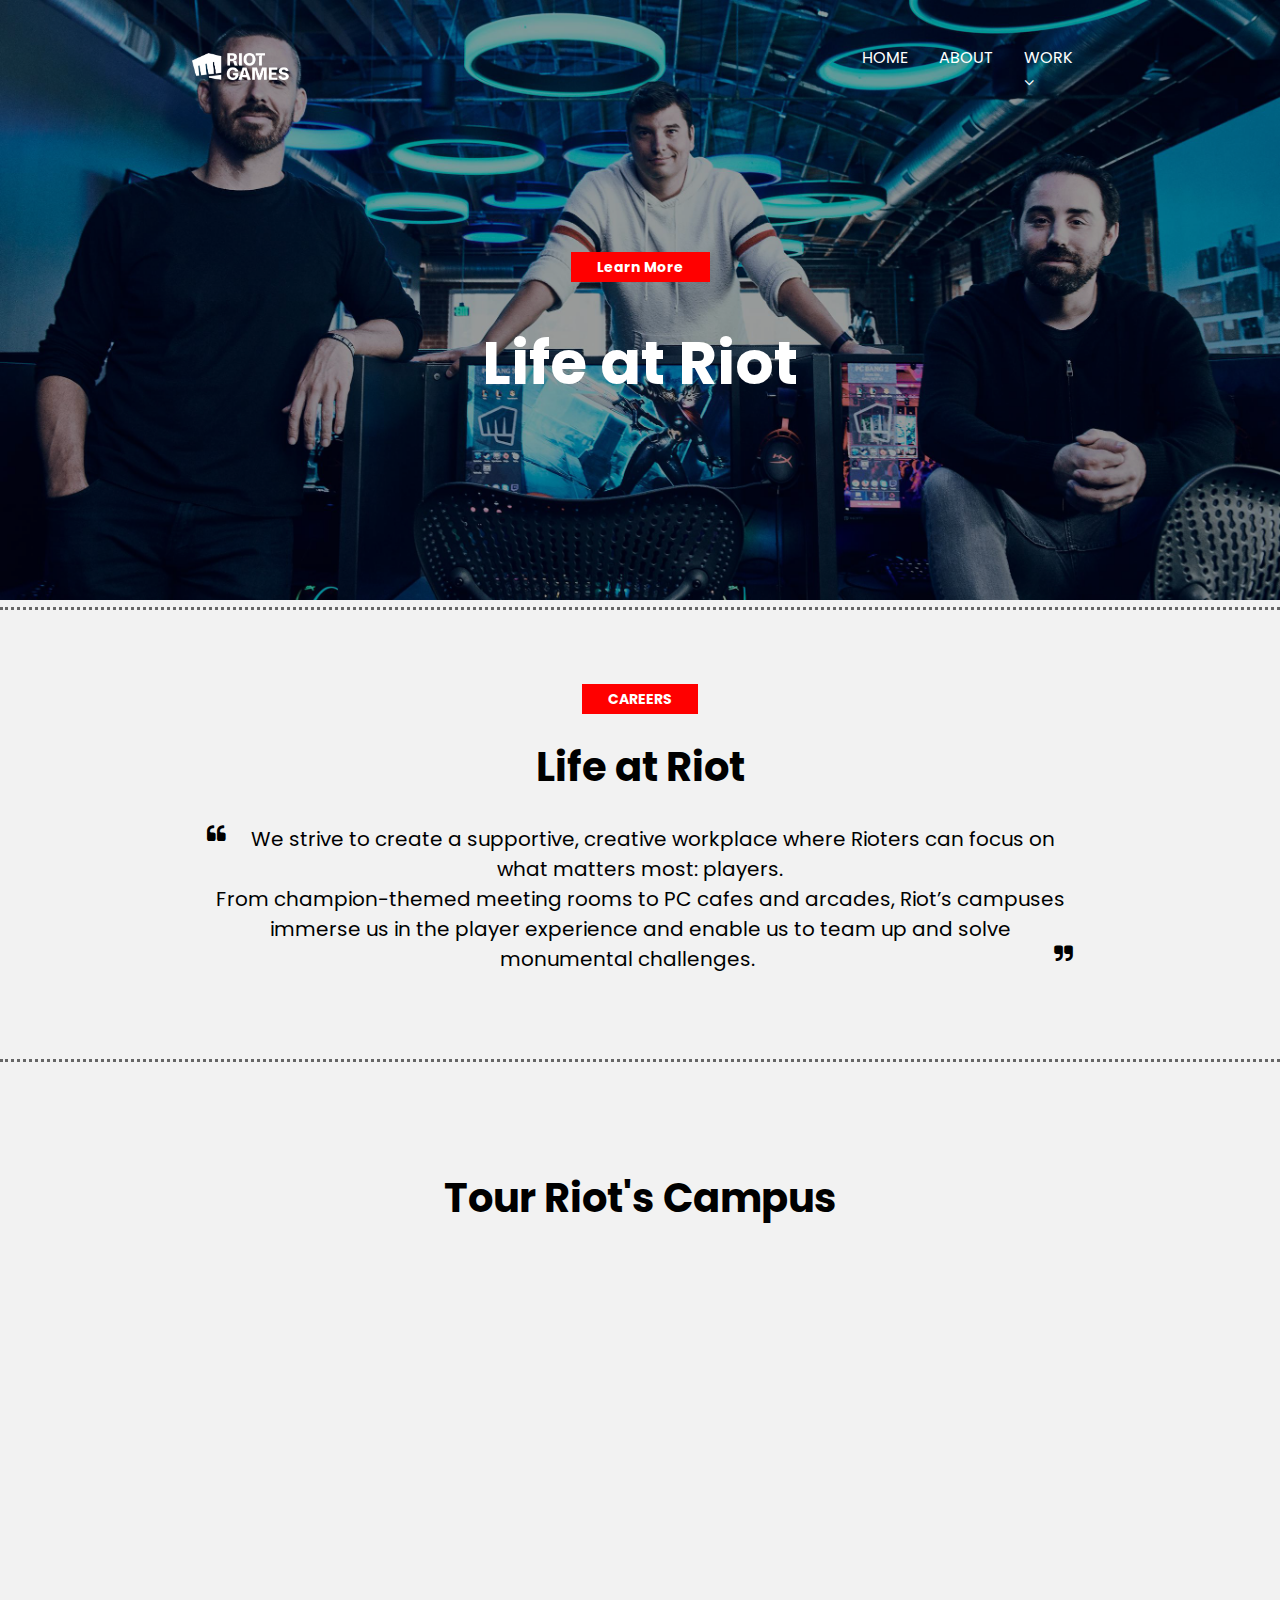
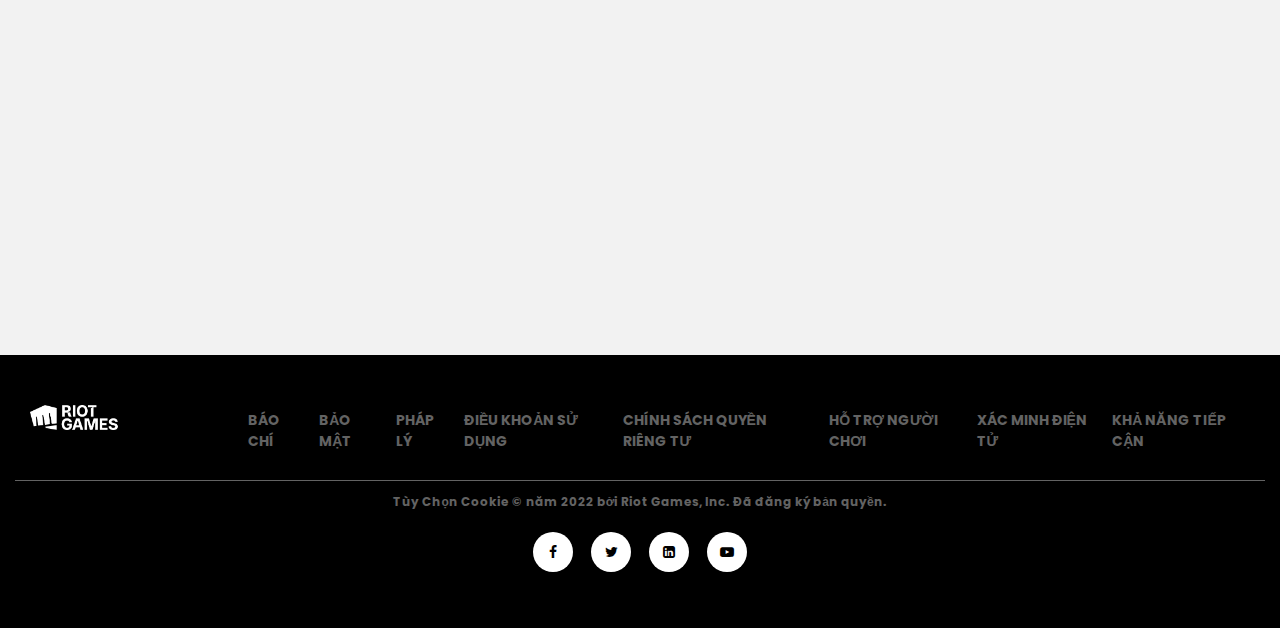
<file: life.html>
<!doctype html>
<html>
<head>
<meta charset="utf-8">
<title>Life at Riot/ Riot</title>
	<link href="images/logo_8.png" rel="shortcut icon" type="image/x-icon">
	<link rel="preconnect" href="https://fonts.googleapis.com"><link rel="preconnect" href="https://fonts.gstatic.com" crossorigin>
	<link rel="stylesheet" href="css/thuvien.css">
	<link rel="stylesheet" href="css/main style.css">
	<link href="css/font-awesome.min.css" rel="stylesheet"/>
	<link rel="stylesheet" href="https://maxcdn.bootstrapcdn.com/font-awesome/4.4.0/css/font-awesome.min.css"/>
	<link href="https://fonts.googleapis.com/css?family=Poppins:100,200,300,400,500,600,700,800,900&display=swap" rel="stylesheet">
</head>

<body>
	<header class="header-video"> <!--thanh menu-->
		<div class="container">
			<a href="index.html"><img src="images/logo riot.png" width="15%"></a>
			<nav>
				<ul>
					<li><a href="index.html">HOME</a></li>
					<li><a href="about us.html">ABOUT</a></li>
					<li>
						<a href="work.html">WORK<i class="fa fa-angle-down"></i></a>
							<ul>
								<li><a href="office.html">Office</a></li>
								<li><a href="life.html">Life at Riot</a></li>
							</ul>
					</li><!--li mẹ có ul con bên trong-->
				</ul>
			</nav>
		</div>
	</header>
	
	<div class="banner"> <!--banner-->
		<img src="images/0x0.png" class="img-100">
		<div class="caption-banner-video">
			<p><a href="#" class="btn-banner-video"><strong>Learn More</strong></a></p>
			<h1>Life at Riot</h1>
		</div>
	</div>		
	
	<section id="life">
		<div class="container">
			<div class="row" style="text-align: center">
				<div class="col-12">
					<p><a href="#" class="btn-banner-video"><strong>CAREERS</strong></a></p>
					<h1>Life at Riot</h1>
					<p style="font-size: 20px"><i class="fa fa-quote-left fa-pull-left"></i>We strive to create a supportive, creative workplace where Rioters can focus on what matters most: players.<br>From champion-themed meeting rooms to PC cafes and arcades, Riot’s campuses immerse us in the player experience and enable us to team up and solve monumental challenges.<i class="fa fa-quote-right fa-pull-right"></i> </p>
				</div>
			</div>
		</div>
	</section>
	
	<section id="video">
		<div class="container-fluid">
			<div class="row">
				<div class="col-12">
					<h1 style="text-align: center">Tour Riot's Campus</h1>
					<p align="center"><iframe width="1200" height="600" src="https://www.youtube.com/embed/OgjU-N3yKA4" title="YouTube video player" frameborder="0" allow="accelerometer; autoplay; clipboard-write;encrypted-media; gyroscope; picture-in-picture" allowfullscreen></iframe></p>
				</div>
			</div>
		</div>
	</section>
	
	
	
	
		
	<footer>
		<div class="container-fluid">
			<div class="row">
				<div class="col-2"><img src="images/logo riot.png" width="50%"></div>
				<div class="col-10">
			<nav>
				<ul>
					<li><a href="#"><strong>BÁO CHÍ</strong></a></li>
					<li><a href="#"><strong>BẢO MẬT</strong></a></li>
					<li><a href="#"><strong>PHÁP LÝ</strong></a></li>
					<li><a href="#"><strong>ĐIỀU KHOẢN SỬ DỤNG</strong></a></li>
					<li><a href="#"><strong>CHÍNH SÁCH QUYỀN RIÊNG TƯ</strong></a></li>
					<li><a href="#"><strong>HỖ TRỢ NGƯỜI CHƠI</strong></a></li>
					<li><a href="#"><strong>XÁC MINH ĐIỆN TỬ</strong></a></li>
					<li><a href="#"><strong>KHẢ NĂNG TIẾP CẬN</strong></a></li>

				</ul>
				</nav>
			</div>	
				</div>
					<hr size="1" color="#636363">
					<p align="center" style="font-size: 12px;color:#636363"><strong>
					Tùy Chọn Cookie © năm 2022 bởi Riot Games, Inc. Đã đăng ký bản quyền.</strong>
					</p>
					<p align="center" class="social-icon"> <!--copy dòng mã icon vào, nhét vào a để style/ style hover-->
						<a href="https://www.facebook.com/"><i class="fa fa-facebook"></i></a>
						<a href="https://twitter.com/?lang=vi"><i class="fa fa-twitter"></i></a>
						<a href="https://www.linkedin.com/"><i class="fa fa-linkedin-square"></i></a>
						<a href="https://www.behance.net/"><i class="fa fa-youtube-play"></i></a>
					</p>
				</div>
		
	</footer><!--hết footer-->
	
	
	
	</body>
</html>
</file>
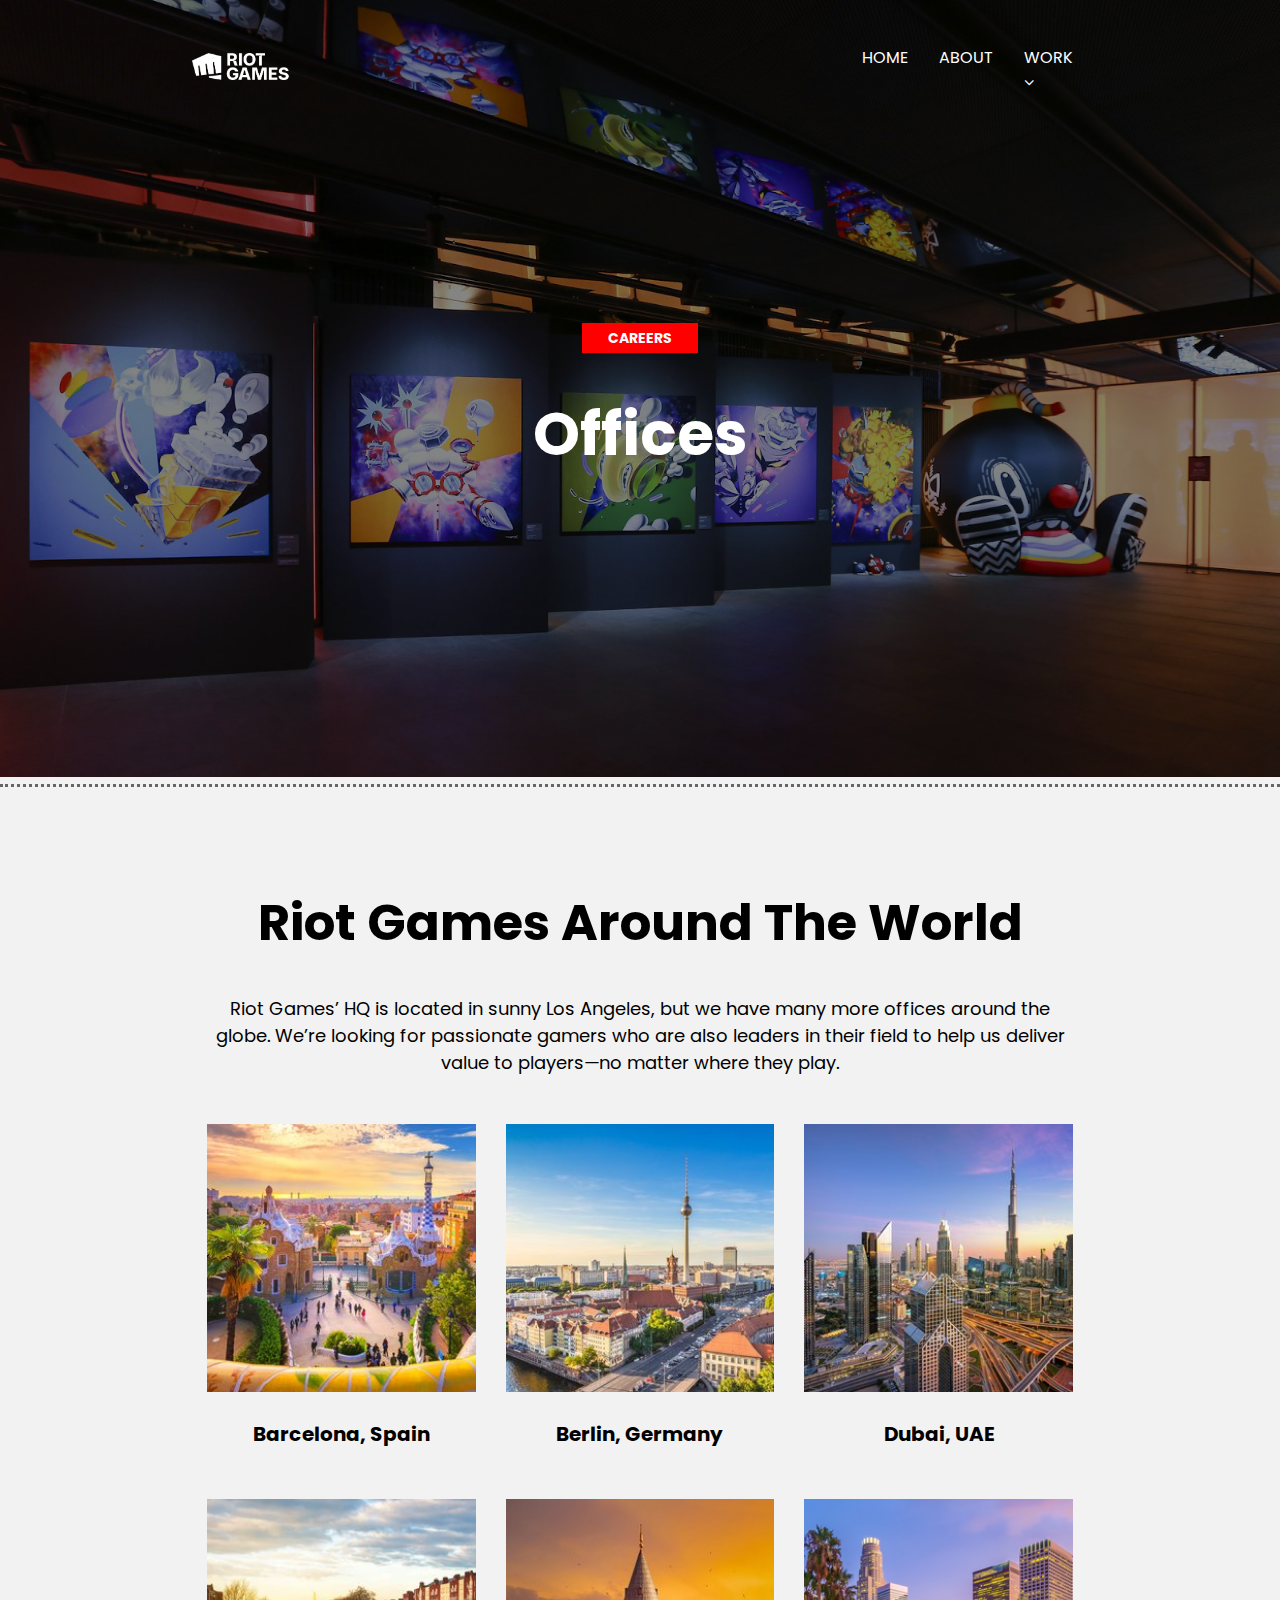
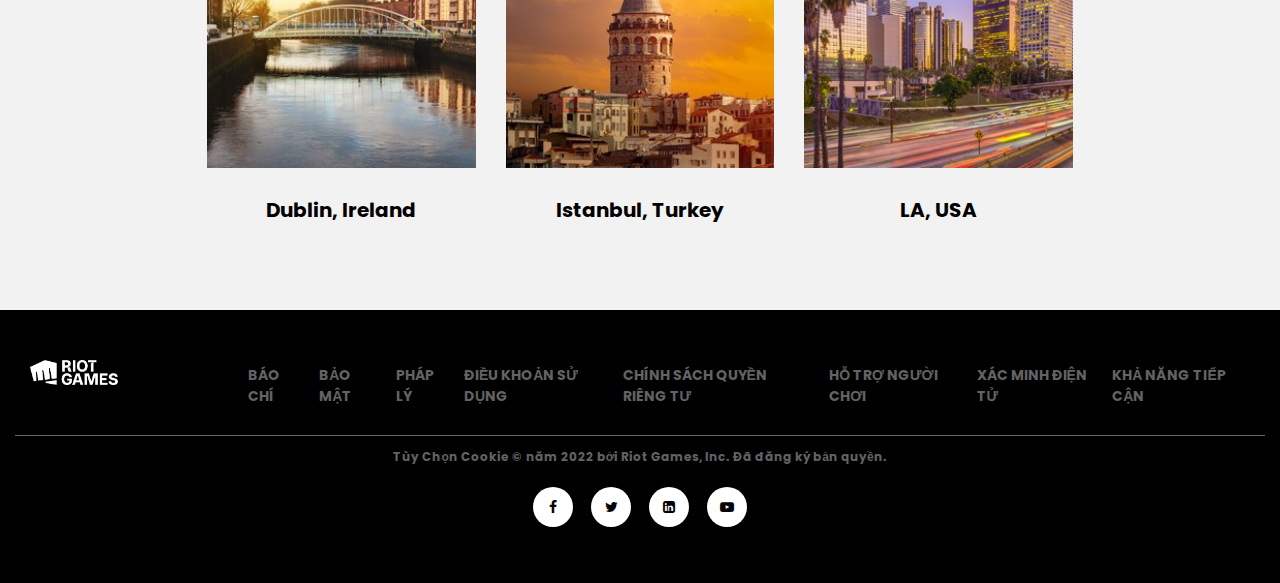
<file: office.html>
<!doctype html>
<html>
<head>
<meta charset="utf-8">
<title>Office/ Riot</title>
	<link href="images/logo_8.png" rel="shortcut icon" type="image/x-icon">
	<link rel="preconnect" href="https://fonts.googleapis.com"><link rel="preconnect" href="https://fonts.gstatic.com" crossorigin>
	<link rel="stylesheet" href="css/thuvien.css">
	<link rel="stylesheet" href="css/main style.css">
	<link href="css/font-awesome.min.css" rel="stylesheet"/>
	<link rel="stylesheet" href="https://maxcdn.bootstrapcdn.com/font-awesome/4.4.0/css/font-awesome.min.css"/>
	<link href="https://fonts.googleapis.com/css?family=Poppins:100,200,300,400,500,600,700,800,900&display=swap" rel="stylesheet">
</head>

<body>
	<header class="header"> <!--thanh menu-->
		<div class="container">
			<a href="index.html"><img src="images/logo riot.png" width="15%"></a>
			<nav>
				<ul>
					<li><a href="index.html">HOME</a></li>
					<li><a href="about us.html">ABOUT</a></li>
					<li>
						<a href="work.html">WORK<i class="fa fa-angle-down"></i></a>
							<ul>
								<li><a href="office.html">Office</a></li>
								<li><a href="life.html">Life at Riot</a></li>
							</ul>
					</li><!--li mẹ có ul con bên trong-->
				</ul>
			</nav>
		</div>
	</header>
	
	<div class="banner"> <!--banner-->
		<img src="images/EPjZ0uDUwAEFoAa.jpg.png" class="img-100">
		<div class="caption-banner-video">
			<p><a href="#" class="btn-banner-video"><strong>CAREERS</strong></a></p>
			<h1>Offices</h1>
		</div>
	</div>
	
	<section id="offices">
		<div class="container">
			<div class="row" style="text-align: center">
				<div class="col-12">
					<h1 style="font-size: 50px">Riot Games Around The World</h1>
					<p style="font-size:18px">Riot Games’ HQ is located in sunny Los Angeles, but we have many more offices around the globe. We’re looking for passionate gamers who are also leaders in their field to help us deliver value to players—no matter where they play.</p>
				</div>
			</div>
			<div class="row"> <!--row 1-->
				<div class="col-4"><!--cột ảnh 1-->
					<div class="box-me">
						<img src="images/adobestock-257067850.jpeg" class="img-100">
						<div class="hidden-box">
							<div class="social-icon">
								<p class="social-icon1">
									<a href="https://www.facebook.com/"><i class="fa fa-facebook"></i></a>
									<a href="https://twitter.com/?lang=vi"><i class="fa fa-twitter"></i></a>
									<a href="https://www.linkedin.com/"><i class="fa fa-linkedin-square"></i></a>
									<a href="https://www.behance.net/"><i class="fa fa-behance"></i></a>
								</p>
							</div>
						</div>				
					</div>
					<div class="text-center">	
						<h3 align="center">Barcelona, Spain</h3>
					</div>
				</div>
				<div class="col-4"><!--cột ảnh 2-->
					<div class="box-me">
						<img src="images/adobestock-91600450.jpeg" class="img-100">
						<div class="hidden-box">
							<div class="social-icon">
								<p class="social-icon1">
									<a href="https://www.facebook.com/"><i class="fa fa-facebook"></i></a>
									<a href="https://twitter.com/?lang=vi"><i class="fa fa-twitter"></i></a>
									<a href="https://www.linkedin.com/"><i class="fa fa-linkedin-square"></i></a>
									<a href="https://www.behance.net/"><i class="fa fa-behance"></i></a>
								</p>
							</div>
						</div>				
					</div>
					<div class="text-center">	
						<h3 align="center">Berlin, Germany</h3>
					</div>
				</div>
				<div class="col-4"><!--cột ảnh 3-->
					<div class="box-me">
						<img src="images/adobestock-381702168.jpeg" class="img-100">
						<div class="hidden-box">
							<div class="social-icon">
								<p class="social-icon1">
									<a href="https://www.facebook.com/"><i class="fa fa-facebook"></i></a>
									<a href="https://twitter.com/?lang=vi"><i class="fa fa-twitter"></i></a>
									<a href="https://www.linkedin.com/"><i class="fa fa-linkedin-square"></i></a>
									<a href="https://www.behance.net/"><i class="fa fa-behance"></i></a>
								</p>
							</div>
						</div>				
					</div>
					<div class="text-center">	
						<h3 align="center">Dubai, UAE</h3>
					</div>
				</div>
			</div>
			
			<div class="row"> <!--row 2-->
				<div class="col-4"><!--cột ảnh 1-->
					<div class="box-me">
						<img src="images/adobestock-125612765.jpeg" class="img-100">
						<div class="hidden-box">
							<div class="social-icon">
								<p class="social-icon1">
									<a href="https://www.facebook.com/"><i class="fa fa-facebook"></i></a>
									<a href="https://twitter.com/?lang=vi"><i class="fa fa-twitter"></i></a>
									<a href="https://www.linkedin.com/"><i class="fa fa-linkedin-square"></i></a>
									<a href="https://www.behance.net/"><i class="fa fa-behance"></i></a>
								</p>
							</div>
						</div>				
					</div>
					<div class="text-center">	
						<h3 align="center">Dublin, Ireland</h3>
					</div>
				</div>
				<div class="col-4"><!--cột ảnh 2-->
					<div class="box-me">
						<img src="images/adobestock-129078701.jpeg" class="img-100">
						<div class="hidden-box">
							<div class="social-icon">
								<p class="social-icon1">
									<a href="https://www.facebook.com/"><i class="fa fa-facebook"></i></a>
									<a href="https://twitter.com/?lang=vi"><i class="fa fa-twitter"></i></a>
									<a href="https://www.linkedin.com/"><i class="fa fa-linkedin-square"></i></a>
									<a href="https://www.behance.net/"><i class="fa fa-behance"></i></a>
								</p>
							</div>
						</div>				
					</div>
					<div class="text-center">	
						<h3 align="center">Istanbul, Turkey</h3>
					</div>
				</div>
				<div class="col-4"><!--cột ảnh 3-->
					<div class="box-me">
						<img src="images/lax-adobestock-327094922.png" class="img-100">
						<div class="hidden-box">
							<div class="social-icon">
								<p class="social-icon1">
									<a href="https://www.facebook.com/"><i class="fa fa-facebook"></i></a>
									<a href="https://twitter.com/?lang=vi"><i class="fa fa-twitter"></i></a>
									<a href="https://www.linkedin.com/"><i class="fa fa-linkedin-square"></i></a>
									<a href="https://www.behance.net/"><i class="fa fa-behance"></i></a>
								</p>
							</div>
						</div>				
					</div>
					<div class="text-center">	
						<h3 align="center">LA, USA</h3>
					</div>
				</div>
			</div>
		</div>
	</section>
	
	<footer>
		<div class="container-fluid">
			<div class="row">
				<div class="col-2"><img src="images/logo riot.png" width="50%"></div>
				<div class="col-10">
			<nav>
				<ul>
					<li><a href="#"><strong>BÁO CHÍ</strong></a></li>
					<li><a href="#"><strong>BẢO MẬT</strong></a></li>
					<li><a href="#"><strong>PHÁP LÝ</strong></a></li>
					<li><a href="#"><strong>ĐIỀU KHOẢN SỬ DỤNG</strong></a></li>
					<li><a href="#"><strong>CHÍNH SÁCH QUYỀN RIÊNG TƯ</strong></a></li>
					<li><a href="#"><strong>HỖ TRỢ NGƯỜI CHƠI</strong></a></li>
					<li><a href="#"><strong>XÁC MINH ĐIỆN TỬ</strong></a></li>
					<li><a href="#"><strong>KHẢ NĂNG TIẾP CẬN</strong></a></li>

				</ul>
				</nav>
			</div>	
				</div>
					<hr size="1" color="#636363">
					<p align="center" style="font-size: 12px;color:#636363"><strong>
					Tùy Chọn Cookie © năm 2022 bởi Riot Games, Inc. Đã đăng ký bản quyền.</strong>
					</p>
					<p align="center" class="social-icon"> <!--copy dòng mã icon vào, nhét vào a để style/ style hover-->
						<a href="https://www.facebook.com/"><i class="fa fa-facebook"></i></a>
						<a href="https://twitter.com/?lang=vi"><i class="fa fa-twitter"></i></a>
						<a href="https://www.linkedin.com/"><i class="fa fa-linkedin-square"></i></a>
						<a href="https://www.behance.net/"><i class="fa fa-youtube-play"></i></a>
					</p>
				</div>
		
	</footer><!--hết footer-->
</body>
</html>
</file>
<file: css/thuvien.css>
@charset "utf-8";
/* CSS Document */
*{ box-sizing: border-box} /* giữ diện tích các box đúng từ border vào*/
.container{ width: 70%; margin: auto} /* cho 1 box lớn cỡ 70% canh giữa trang */
.container-fluid { width: 100%; padding: 15px}
.row{ display: flex ; flex-wrap: wrap}
.col-1 {width: 8.33%;}
.col-2 {width: 16.66%;}
.col-3 {width: 25%;}
.col-4 {width: 33.33%;}
.col-5 {width: 41.66%;}
.col-6 {width: 50%;}
.col-7 {width: 58.33%;}
.col-8 {width: 66.66%;}
.col-9 {width: 75%;}
.col-10 {width: 83.33%;}
.col-11 {width: 91.66%;}
.col-12 {width: 100%;}

[class*="col-"]
{	 padding: 15px; 
	/*border: 1px solid red*/
}
.img-100
{
	width: 100%;
	height: auto
}

.p-0{ padding: 0}
.text-center
{
	text-align: center
}
.text-black {color:black}

*{scroll-behavior: smooth}

.top-bar
{background-color: #000;color:#fff}

.top-bar .col-6
{padding:0;margin:0}

.top-bar h4
{margin:5px;color:#fff}

header 
{
	position: sticky/*khóa head*/; left: 0; top:0;
	box-shadow: 0 5px 3px #666/*màu 40% đen*/;width:100%/*độ rộng tràn 100%*/;background: #fff;z-index: 9999
}

header .container /*container ở trong header, cách khoảng trắng*/
{
	display:flex;/*lệnh cho 2 box nằm cùng hàng nhau*/
	justify-content: space-between/*đẩy box ra hai đầu trái phải*/; align-items: center/*canh giữa theo chiều dọc với logo bên trái*/
}

header nav ul /*style thanh menu header*/
{
	margin:0/*bỏ margin mẫu 19*/;padding:0/*bỏ padding mẫu 42*/;list-style: none/*bỏ chấm đầu dòng*/;display:flex /*nằm chung dòng, đẩy các li con lên cạnh mẹ ul*/
}

header nav ul li
{
	position: relative
}

header nav ul li a
{
	color:white/*màu gần đen*/;padding:5px 15px;
	text-decoration: none/*bỏ gạch chân chữ*/; display:block/*để tính dc tọa độ hover*/
}

header nav ul li a:hover
{
	background:rgba(219,219,219,0.2);color:#fff
}
header nav ul ul
{
	width:200%;
	position: absolute;
	left:0;
	top:100%;
	background: rgba(219,219,219,0.2); 
	flex-direction: column;
	transition:all 1s;
	opacity: 0;
	visibility: hidden
}

header nav ul li:hover >ul
{
	top:100%;opacity: 1;visibility: visible
}

.d-flex{	display: flex}
.justify-between{ justify-content: space-between}
.justify-center{ justify-content: center}
.align-item-center{ align-items: center}
</file>
<file: css/main style.css>
@charset "utf-8";
/* CSS Document */
@import url("font-awesome.min.css");
@import url("https://fonts.googleapis.com/css?family=Poppins:100,200,300,400,500,600,700,800,900");

body
{margin:0;	padding:0;	font-family: 'Poppins', sans-serif;	background:#f2f2f2;	color:828282}

h1,h2,h3,h4,p
{font-family: 'Poppins', sans-serif;}

p {font-size: 14px}

section  /*style của các thẻ tên section*/
{border-top:3px dotted #666; /*viền màu chấm chấm*/	padding-top:50px;   /*đẩy trên*/	padding-bottom: 50px  /*đẩy dưới*/}

.form-control/*style của biểu mẫu*/
{width:100%;padding:10px 15px;border:1px solid #ddd}

.btn-dark /*nút Go*/
{background:black; color:#fff;cursor:pointer; padding:8px 10px;border:1px solid #000}

.btn-banner
{background:orange; color:#fff;cursor:pointer; padding:13px 20px; font-size: 40px;text-decoration: none}

.btn-banner:hover
{background:#FFBF72; color:beige;cursor:pointer; padding:13px 20px; font-size: 40px;text-decoration: none}

.banner
{position: relative;margin:0;padding:0}

.caption-banner
{position: absolute;width:100%;text-align: left;top:25%;color:#fff;left:80px}

.header
{position: sticky;background-color:transparent; box-shadow:none;position: absolute;top:40px;left:0;width:100%;z-index:9999;color:white}

#chuyen-gi 
{font-size: 15px;background:#0A0A0A;color:white}

#chuyen-gi :hover
{font-size: 16px;background:#2F2F2F;color:white}

.backgroundlol
{position: relative}

h1 {font-size: 40px}
h3 {font-size:20px}

.btn-hr
{background:rgba(190,190,190,0.4); color:black;cursor:pointer; padding:13px 20px; font-size: 30px;text-decoration: none}

.btn-hr:hover
{background:rgba(190,190,190,0.7); color:black;cursor:pointer; padding:13px 20px; font-size: 30px;text-decoration: none}

.btn-hr2
{background:rgba(182,30,33,1.00); color:white;cursor:pointer; padding:13px 20px; font-size: 25px;text-decoration: none}

.btn-hr2:hover
{background:rgba(182,30,33,0.5); color:rgba(255,212,212,1.00);cursor:pointer; padding:13px 20px; font-size: 25px;text-decoration: none}

footer /*style của chân*/
{background: #000; color:#fff;padding:20px 0}

footer .container /*container ở trong header, cách khoảng trắng*/
{display:flex;/*lệnh cho 2 box nằm cùng hàng nhau*/	justify-content:center/*đẩy box ra hai đầu trái phải*/; align-items: center/*canh giữa theo chiều dọc với logo bên trái*/}

footer nav ul /*style thanh menu header*/
{margin:0/*bỏ margin mẫu 19*/;padding:0/*bỏ padding mẫu 42*/;list-style: none/*bỏ chấm đầu dòng*/;display:flex /*nằm chung dòng, đẩy các li con lên cạnh mẹ ul*/}

footer nav ul li
{position: relative}

footer nav ul li a
{color:#636363/*màu gần đen*/;padding:5px 10px;font-size:14px;	text-decoration: none/*bỏ gạch chân chữ*/;display:block/*để tính dc tọa độ hover*/}

footer nav ul li a:hover
{	background:transparent;color:#fff;text-decoration: underline}

.social-icon a
{color:#636363; margin: 10px}

.social-icon a:hover
{ color:red;  margin: 10px}

/*ABOUT US*/
.header-video
{background-color:transparent; box-shadow:none;position: absolute;top:40px;left:0;width:100%;z-index:9999}

.header-video a{color:#fff} /*nền đen nên chuyển chữ trắng*/

.banner-cover-video
{z-index: -100}

.video-banner
{width:100%;height:100%;object-fit: cover}

.caption-banner-video
{position: absolute; /*tràn trên bề mặt*/; width: 50%; /*border:1px solid yellow;*/ top:40%; left: 25%; /*độ rộng 50:lề trái, 100-50/2 bằng 25%*/ text-align: center; color:#fff}

.caption-banner-video h1 {font-size: 60px}

.btn-banner-video
{padding:5px 26px 5px 26px;background-color:red;color:white;font-size:14px;text-decoration: none}

.btn-banner-content
{padding:5px 26px 5px 26px;background-color:red;color:white;font-size:14px;text-decoration: none}

.btn-banner-content:hover
{padding:5px 26px 5px 26px;background-color:darkorange;color:white;font-size:14px;text-decoration: underline}


.box-me
{position: relative}

.hidden-box
{position: absolute;background-color: rgba(0,0,0,0.90);width:100%;text-align:center;opacity:70;visibility:hidden;transition:all  0s;top: 0;  bottom: 0;height:98%;left:0}

.box-me:hover >.hidden-box
{ opacity: 1; visibility: visible; transition:all 1s}

.hidden-box p
{padding-top: 120px}


.social-icon a
{color:black; width:40px;height:40px;background:white;margin:7px;line-height:40px;display:inline-block;border-radius:50%;text-align:center}

.social-icon a:hover
{ color:red;  background:#212121;width:40px;height:40px;margin:7px;line-height:40px;display:inline-block;border-radius:50%;text-align:center}

.social-icon1 a
{color:grey; margin: 10px}

.social-icon1 a:hover
{ color:red;  margin: 10px}

.work
{text-decoration: none;color:white}

.work:hover
{text-decoration: underline;color:red}

#work-content
{background:#111111;color:white}
</file>
